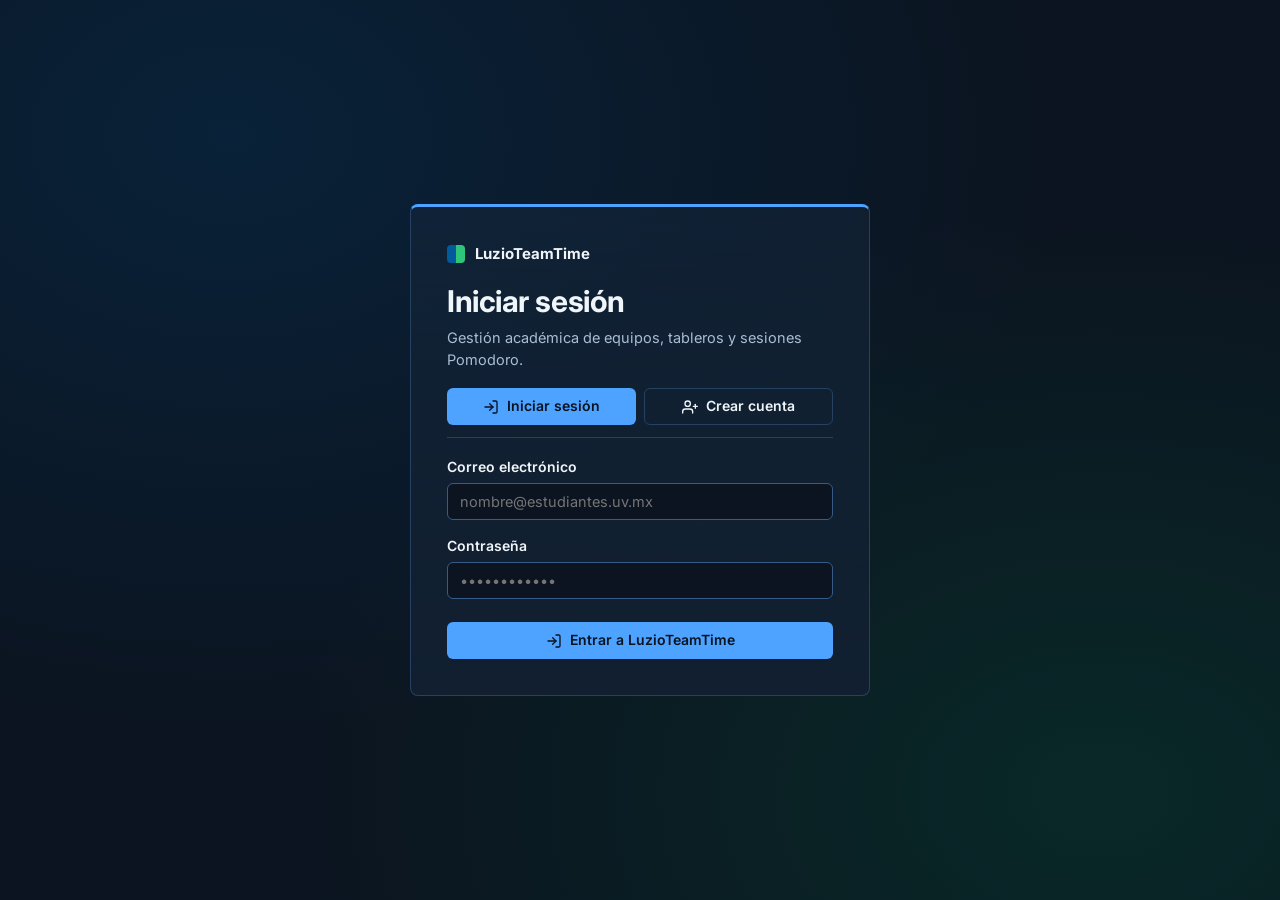
<file: frontend/index.html>
<!DOCTYPE html>
<html lang="es-MX">
<head>
  <meta charset="UTF-8" />
  <meta name="viewport" content="width=device-width, initial-scale=1.0" />
  <title>Iniciar sesión — LuzioTeamTime</title>
  <link rel="stylesheet" href="css/estilos.css" />
</head>
<body data-pagina="login">
  <div class="auth-wrapper">
    <main class="card auth-card">
      <header class="auth-heading">
        <div class="auth-brand">
          <span class="brand-uv-mark" aria-hidden="true">
            <span></span>
            <span></span>
          </span>
          <span>LuzioTeamTime</span>
        </div>
        <h1 class="page-title">Iniciar sesión</h1>
        <p class="page-subtitle">Gestión académica de equipos, tableros y sesiones Pomodoro.</p>
      </header>

      <nav class="auth-tabs" aria-label="Modo de acceso">
        <a href="index.html" class="btn btn-primary" aria-current="page">
          <svg class="icon-svg" viewBox="0 0 24 24" aria-hidden="true">
            <path d="M15 3h4a2 2 0 0 1 2 2v14a2 2 0 0 1-2 2h-4" />
            <polyline points="10 17 15 12 10 7" />
            <line x1="15" y1="12" x2="3" y2="12" />
          </svg>
          <span>Iniciar sesión</span>
        </a>
        <a href="registro.html" class="btn btn-ghost">
          <svg class="icon-svg" viewBox="0 0 24 24" aria-hidden="true">
            <path d="M16 21v-2a4 4 0 0 0-4-4H5a4 4 0 0 0-4 4v2" />
            <circle cx="8.5" cy="7" r="4" />
            <line x1="20" y1="8" x2="20" y2="14" />
            <line x1="23" y1="11" x2="17" y2="11" />
          </svg>
          <span>Crear cuenta</span>
        </a>
      </nav>

      <div id="mensaje" class="banner banner-info" role="status" aria-live="polite"></div>

      <form id="formulario-acceso" method="post">
        <div class="form-group">
          <label class="form-label" for="correo">Correo electrónico</label>
          <input id="correo" name="correo" class="form-control" type="email" autocomplete="email" required placeholder="nombre@estudiantes.uv.mx" />
        </div>

        <div class="form-group">
          <label class="form-label" for="contrasena">Contraseña</label>
          <input id="contrasena" name="password" class="form-control" type="password" autocomplete="current-password" required placeholder="••••••••••••" />
        </div>

        <button type="submit" class="btn btn-primary btn-block" style="margin-top: 8px;">
          <svg class="icon-svg" viewBox="0 0 24 24" aria-hidden="true">
            <path d="M15 3h4a2 2 0 0 1 2 2v14a2 2 0 0 1-2 2h-4" />
            <polyline points="10 17 15 12 10 7" />
            <line x1="15" y1="12" x2="3" y2="12" />
          </svg>
          <span>Entrar a LuzioTeamTime</span>
        </button>
      </form>
    </main>
  </div>

  <script src="js/api.js"></script>
  <script src="js/acceso.js"></script>
</body>
</html>
</file>
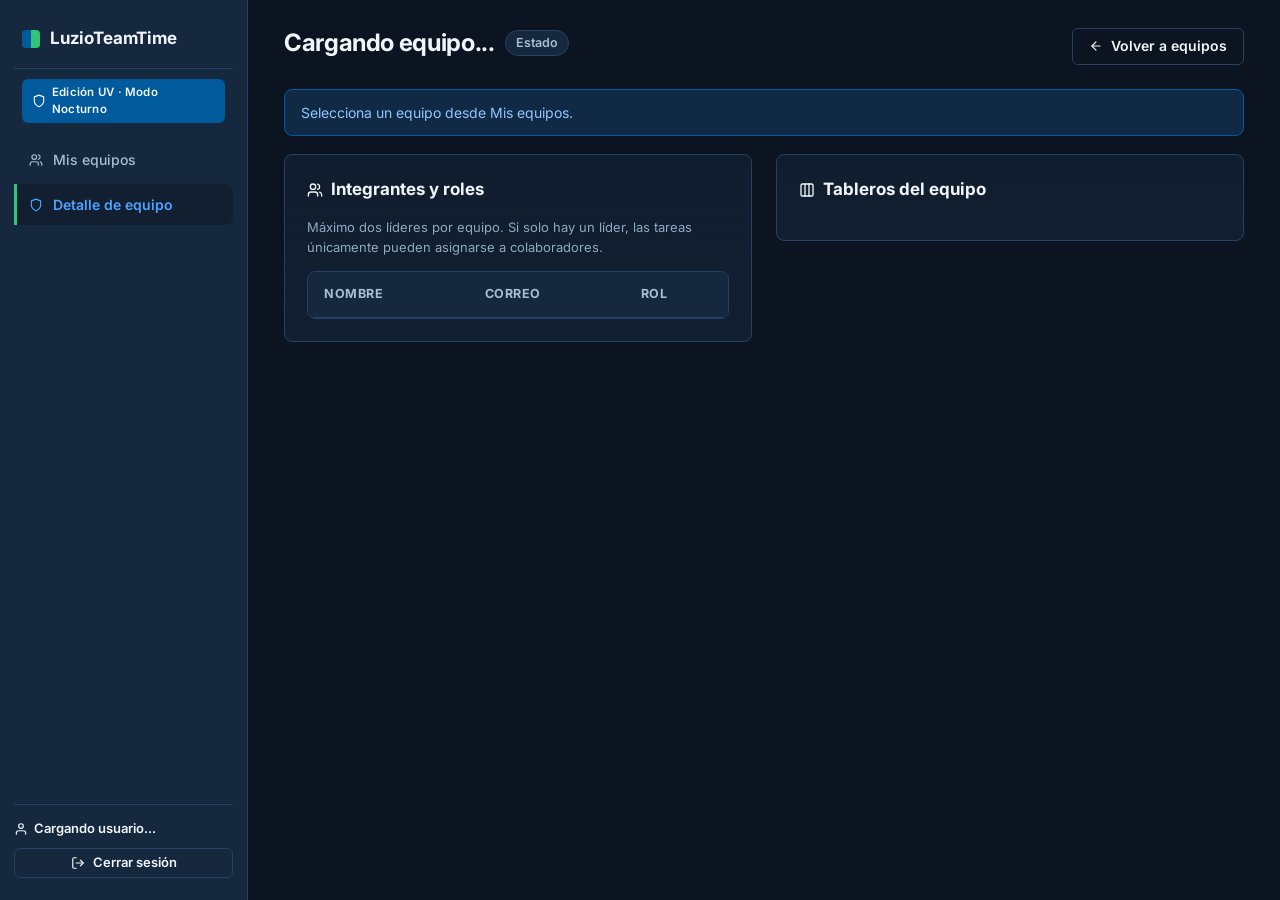
<file: frontend/equipo.html>
<!DOCTYPE html>
<html lang="es-MX">
<head>
  <meta charset="UTF-8" />
  <meta name="viewport" content="width=device-width, initial-scale=1.0" />
  <title>Detalle de equipo — LuzioTeamTime</title>
  <link rel="stylesheet" href="css/estilos.css" />
</head>
<body>
  <div class="app-shell">
    <!-- Barra lateral compacta UV Nocturno -->
    <aside class="sidebar" aria-label="Navegación principal">
      <div>
        <a href="equipos.html" class="brand-header">
          <span class="brand-uv-mark" aria-hidden="true">
            <span></span>
            <span></span>
          </span>
          <span>LuzioTeamTime</span>
        </a>
        <div class="brand-subtag">
          <svg class="icon-svg icon-svg-sm" viewBox="0 0 24 24" aria-hidden="true">
            <path d="M12 22s8-4 8-10V5l-8-3-8 3v7c0 6 8 10 8 10z" />
          </svg>
          <span>Edición UV · Modo Nocturno</span>
        </div>

        <nav aria-label="Secciones de la aplicación">
          <ul class="nav-list">
            <li>
              <a href="equipos.html" class="nav-link">
                <svg class="icon-svg icon-svg-sm" viewBox="0 0 24 24" aria-hidden="true">
                  <path d="M16 21v-2a4 4 0 0 0-4-4H6a4 4 0 0 0-4 4v2" />
                  <circle cx="9" cy="7" r="4" />
                  <path d="M22 21v-2a4 4 0 0 0-3-3.87" />
                  <path d="M16 3.13a4 4 0 0 1 0 7.75" />
                </svg>
                <span>Mis equipos</span>
              </a>
            </li>
            <li>
              <a href="#" class="nav-link is-active" aria-current="page">
                <svg class="icon-svg icon-svg-sm" viewBox="0 0 24 24" aria-hidden="true">
                  <path d="M12 22s8-4 8-10V5l-8-3-8 3v7c0 6 8 10 8 10z" />
                </svg>
                <span>Detalle de equipo</span>
              </a>
            </li>
          </ul>
        </nav>
      </div>

      <div class="sidebar-footer">
        <div class="sidebar-user-name">
          <svg class="icon-svg icon-svg-sm" viewBox="0 0 24 24" aria-hidden="true">
            <path d="M20 21v-2a4 4 0 0 0-4-4H8a4 4 0 0 0-4 4v2" />
            <circle cx="12" cy="7" r="4" />
          </svg>
          <span id="usuario-actual">Cargando usuario...</span>
        </div>
        <div class="sidebar-user-meta"></div>
        <button id="cerrar-sesion" type="button" class="btn btn-ghost btn-sm btn-block">
          <svg class="icon-svg icon-svg-sm" viewBox="0 0 24 24" aria-hidden="true">
            <path d="M9 21H5a2 2 0 0 1-2-2V5a2 2 0 0 1 2-2h4" />
            <polyline points="16 17 21 12 16 7" />
            <line x1="21" y1="12" x2="9" y2="12" />
          </svg>
          <span>Cerrar sesión</span>
        </button>
      </div>
    </aside>

    <!-- Área principal -->
    <main class="main-area">
      <header class="page-header">
        <div>
          <div style="display: flex; align-items: center; gap: 10px; flex-wrap: wrap;">
            <h1 id="nombre-equipo" class="page-title">Cargando equipo...</h1>
            <span id="estado-equipo" class="badge badge-todo">Estado</span>
          </div>
          <p id="descripcion-equipo" class="page-subtitle"></p>
        </div>

        <div class="header-actions">
          <a href="equipos.html" class="btn btn-ghost">
            <svg class="icon-svg icon-svg-sm" viewBox="0 0 24 24" aria-hidden="true">
              <line x1="19" y1="12" x2="5" y2="12" />
              <polyline points="12 19 5 12 12 5" />
            </svg>
            <span>Volver a equipos</span>
          </a>
          <a id="reporte-cumplimiento" hidden class="btn btn-secondary">
            <svg class="icon-svg icon-svg-sm" viewBox="0 0 24 24" aria-hidden="true">
              <line x1="18" y1="20" x2="18" y2="10" />
              <line x1="12" y1="20" x2="12" y2="4" />
              <line x1="6" y1="20" x2="6" y2="14" />
            </svg>
            <span>Ver reporte de cumplimiento</span>
          </a>
        </div>
      </header>

      <div id="mensaje" class="banner banner-info" role="status" aria-live="polite"></div>

      <div class="two-col-grid">
        <!-- Integrantes del equipo -->
        <section id="seccion-miembros" class="card" aria-labelledby="titulo-miembros">
          <div class="card-header">
            <h2 id="titulo-miembros" class="card-title">
              <svg class="icon-svg" viewBox="0 0 24 24" aria-hidden="true">
                <path d="M16 21v-2a4 4 0 0 0-4-4H6a4 4 0 0 0-4 4v2" />
                <circle cx="9" cy="7" r="4" />
                <path d="M22 21v-2a4 4 0 0 0-3-3.87" />
                <path d="M16 3.13a4 4 0 0 1 0 7.75" />
              </svg>
              <span id="titulo-integrantes">Integrantes y roles</span>
            </h2>
          </div>

          <p class="field-hint" style="margin-top: 0; margin-bottom: 14px;">
            Máximo dos líderes por equipo. Si solo hay un líder, las tareas únicamente pueden asignarse a colaboradores.
          </p>

          <form id="formulario-integrante" method="post" hidden style="margin-bottom: 18px;">
            <div class="form-group" style="margin-bottom: 10px;">
              <label class="form-label" for="correo-miembro">Agregar integrante por correo</label>
              <div style="display: flex; gap: 8px; flex-wrap: wrap;">
                <input id="correo-miembro" name="correo" class="form-control" type="email" required placeholder="integrante@estudiantes.uv.mx" style="flex: 1; min-width: 210px;" />
                <select name="rol" class="form-control" aria-label="Rol del integrante" style="width: auto;">
                  <option value="COLABORADOR">Colaborador</option>
                  <option value="LIDER">Líder</option>
                </select>
                <button type="submit" class="btn btn-primary">
                  <svg class="icon-svg icon-svg-sm" viewBox="0 0 24 24" aria-hidden="true">
                    <path d="M16 21v-2a4 4 0 0 0-4-4H5a4 4 0 0 0-4 4v2" />
                    <circle cx="8.5" cy="7" r="4" />
                    <line x1="20" y1="8" x2="20" y2="14" />
                    <line x1="23" y1="11" x2="17" y2="11" />
                  </svg>
                  <span>Agregar</span>
                </button>
              </div>
            </div>
          </form>

          <div class="table-wrap" tabindex="0" role="region" aria-label="Integrantes">
            <table class="data-table">
              <thead><tr><th scope="col">Nombre</th><th scope="col">Correo</th><th scope="col">Rol</th><th id="columna-acciones-integrantes" scope="col" hidden>Acciones</th></tr></thead>
              <tbody id="integrantes"></tbody>
            </table>
          </div>
        </section>

        <!-- Tableros y administración del equipo -->
        <div style="display: flex; flex-direction: column; gap: 20px;">
          <section id="seccion-tableros" class="card" aria-labelledby="titulo-tableros">
            <div class="card-header">
              <h2 id="titulo-tableros" class="card-title">
                <svg class="icon-svg" viewBox="0 0 24 24" aria-hidden="true">
                  <rect x="3" y="3" width="18" height="18" rx="2" />
                  <path d="M9 3v18" />
                  <path d="M15 3v18" />
                </svg>
                <span>Tableros del equipo</span>
              </h2>
            </div>

            <form id="formulario-tablero" method="post" hidden style="margin-bottom: 18px;">
              <div class="form-group" style="margin-bottom: 10px;">
                <label class="form-label" for="nombre-tablero">Nuevo tablero</label>
                <div style="display: flex; gap: 8px; flex-wrap: wrap;">
                  <input id="nombre-tablero" name="nombre" class="form-control" type="text" required placeholder="Ej. Entrega 4" style="flex: 1; min-width: 210px;" />
                  <button type="submit" class="btn btn-primary">
                    <svg class="icon-svg icon-svg-sm" viewBox="0 0 24 24" aria-hidden="true">
                      <line x1="12" y1="5" x2="12" y2="19" />
                      <line x1="5" y1="12" x2="19" y2="12" />
                    </svg>
                    <span>Crear tablero</span>
                  </button>
                </div>
              </div>
            </form>

            <ul id="tableros"></ul>
          </section>

          <section id="seccion-archivar" hidden class="card" aria-labelledby="titulo-archivar">
            <div class="card-header">
              <h2 id="titulo-archivar" class="card-title">
                <svg class="icon-svg" viewBox="0 0 24 24" aria-hidden="true">
                  <polyline points="21 8 21 21 3 21 3 8" />
                  <rect x="1" y="3" width="22" height="5" />
                  <line x1="10" y1="12" x2="14" y2="12" />
                </svg>
                <span>Archivar equipo</span>
              </h2>
            </div>
            <p class="field-hint" style="margin-top: 0; margin-bottom: 14px;">
              Al archivar el equipo pasará a modo de solo lectura. Sus tableros y reportes seguirán disponibles para consulta.
            </p>
            <button hidden id="archivar-equipo" type="button" class="btn btn-danger">
              <svg class="icon-svg icon-svg-sm" viewBox="0 0 24 24" aria-hidden="true">
                <polyline points="21 8 21 21 3 21 3 8" />
                <rect x="1" y="3" width="22" height="5" />
                <line x1="10" y1="12" x2="14" y2="12" />
              </svg>
              <span>Archivar equipo</span>
            </button>
          </section>
        </div>
      </div>
    </main>
  </div>

  <script src="js/api.js"></script>
  <script src="js/equipo.js"></script>
</body>
</html>
</file>
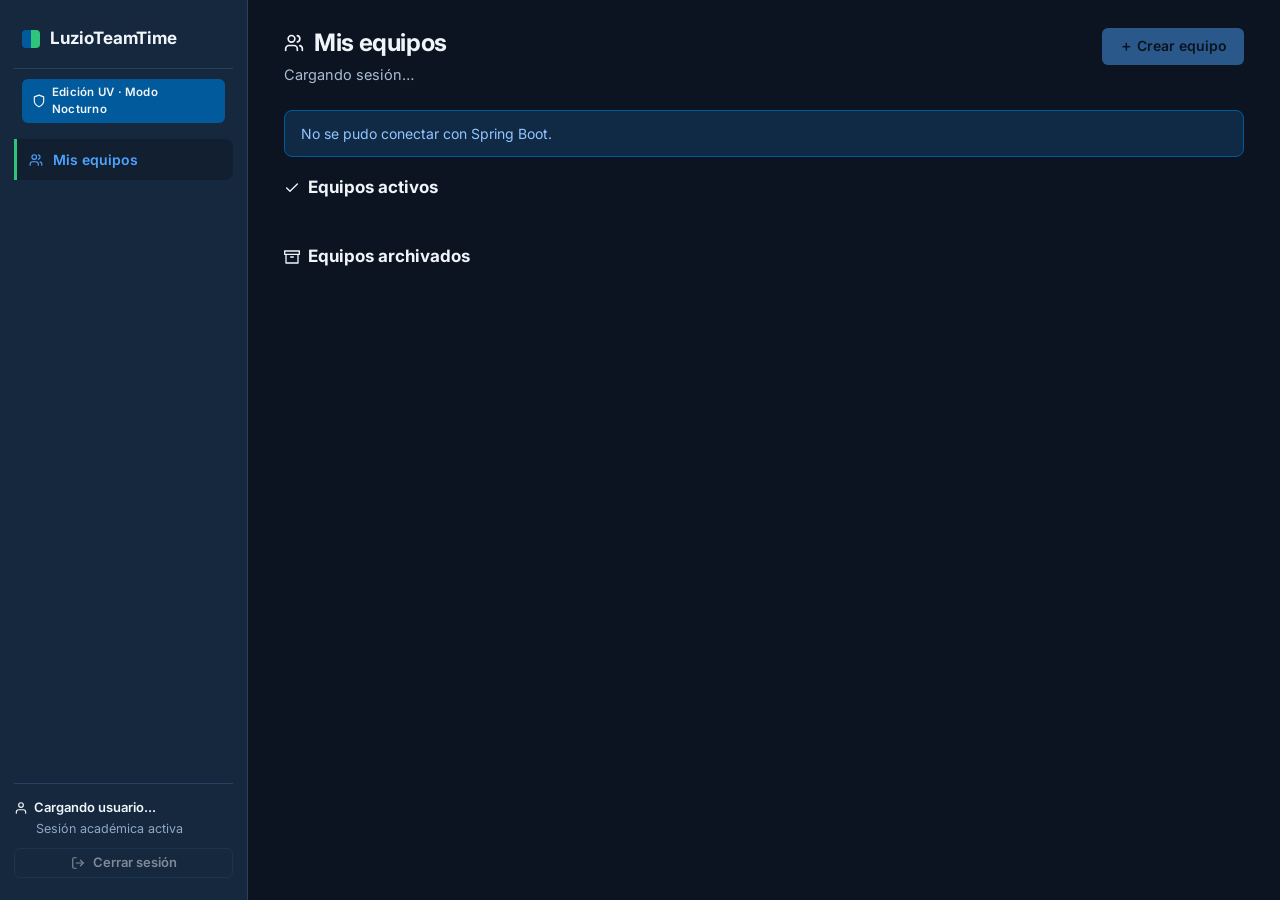
<file: frontend/equipos.html>
<!DOCTYPE html>
<html lang="es-MX">
<head>
  <meta charset="UTF-8" />
  <meta name="viewport" content="width=device-width, initial-scale=1.0" />
  <title>Mis equipos — LuzioTeamTime</title>
  <link rel="stylesheet" href="css/estilos.css" />
</head>
<body>
  <div class="app-shell">
    <!-- Barra lateral compacta UV Nocturno -->
    <aside class="sidebar" aria-label="Navegación principal">
      <div>
        <a href="equipos.html" class="brand-header">
          <span class="brand-uv-mark" aria-hidden="true">
            <span></span>
            <span></span>
          </span>
          <span>LuzioTeamTime</span>
        </a>
        <div class="brand-subtag">
          <svg class="icon-svg icon-svg-sm" viewBox="0 0 24 24" aria-hidden="true">
            <path d="M12 22s8-4 8-10V5l-8-3-8 3v7c0 6 8 10 8 10z" />
          </svg>
          <span>Edición UV · Modo Nocturno</span>
        </div>

        <nav aria-label="Secciones de la aplicación">
          <ul class="nav-list">
            <li>
              <a href="equipos.html" class="nav-link is-active" aria-current="page">
                <svg class="icon-svg icon-svg-sm" viewBox="0 0 24 24" aria-hidden="true">
                  <path d="M16 21v-2a4 4 0 0 0-4-4H6a4 4 0 0 0-4 4v2" />
                  <circle cx="9" cy="7" r="4" />
                  <path d="M22 21v-2a4 4 0 0 0-3-3.87" />
                  <path d="M16 3.13a4 4 0 0 1 0 7.75" />
                </svg>
                <span>Mis equipos</span>
              </a>
            </li>
          </ul>
        </nav>
      </div>

      <div class="sidebar-footer">
        <div class="sidebar-user-name">
          <svg class="icon-svg icon-svg-sm" viewBox="0 0 24 24" aria-hidden="true">
            <path d="M20 21v-2a4 4 0 0 0-4-4H8a4 4 0 0 0-4 4v2" />
            <circle cx="12" cy="7" r="4" />
          </svg>
          <span id="usuario-actual">Cargando usuario...</span>
        </div>
        <div class="sidebar-user-meta">Sesión académica activa</div>
        <button id="cerrar-sesion" type="button" disabled class="btn btn-ghost btn-sm btn-block">
          <svg class="icon-svg icon-svg-sm" viewBox="0 0 24 24" aria-hidden="true">
            <path d="M9 21H5a2 2 0 0 1-2-2V5a2 2 0 0 1 2-2h4" />
            <polyline points="16 17 21 12 16 7" />
            <line x1="21" y1="12" x2="9" y2="12" />
          </svg>
          <span>Cerrar sesión</span>
        </button>
      </div>
    </aside>

    <!-- Área principal -->
    <main class="main-area">
      <header class="page-header">
        <div>
          <h1 class="page-title">
            <svg class="icon-svg icon-svg-lg" viewBox="0 0 24 24" aria-hidden="true">
              <path d="M16 21v-2a4 4 0 0 0-4-4H6a4 4 0 0 0-4 4v2" />
              <circle cx="9" cy="7" r="4" />
              <path d="M22 21v-2a4 4 0 0 0-3-3.87" />
              <path d="M16 3.13a4 4 0 0 1 0 7.75" />
            </svg>
            <span>Mis equipos</span>
          </h1>
          <p id="sesion-equipo" class="page-subtitle">Cargando sesión…</p>
        </div>
        <button id="mostrar-creacion" type="button" class="btn btn-primary" aria-expanded="false" aria-controls="crear-equipo" disabled>＋ Crear equipo</button>
      </header>

      <div id="mensaje" class="banner banner-info" role="status" aria-live="polite"></div>

      <!-- Formulario de creación de equipo -->
      <section id="crear-equipo" hidden class="card" aria-labelledby="titulo-crear-equipo" style="margin-bottom: 26px;">
        <div class="card-header">
          <h2 id="titulo-crear-equipo" class="card-title">
            <svg class="icon-svg" viewBox="0 0 24 24" aria-hidden="true">
              <line x1="12" y1="5" x2="12" y2="19" />
              <line x1="5" y1="12" x2="19" y2="12" />
            </svg>
            <span>Crear nuevo equipo</span>
          </h2>
        </div>

        <form id="formulario-equipo" method="post">
          <div class="two-col-grid" style="gap: 16px;">
            <div class="form-group" style="margin-bottom: 0;">
              <label class="form-label" for="nombre">Nombre del equipo</label>
              <input id="nombre" name="nombre" class="form-control" type="text" required placeholder="Ej. Proyecto LISTI" />
            </div>

            <div class="form-group" style="margin-bottom: 0;">
              <label class="form-label" for="descripcion">Descripción (opcional)</label>
              <input id="descripcion" name="descripcion" class="form-control" type="text" placeholder="Objetivo o experiencia educativa del equipo" />
            </div>
          </div>

          <div style="margin-top: 16px; display: flex; justify-content: flex-end;">
            <button type="submit" disabled class="btn btn-primary">
              <svg class="icon-svg" viewBox="0 0 24 24" aria-hidden="true">
                <line x1="12" y1="5" x2="12" y2="19" />
                <line x1="5" y1="12" x2="19" y2="12" />
              </svg>
              <span>Crear equipo</span>
            </button>
          </div>
        </form>
      </section>

      <!-- Listado de equipos activos -->
      <section aria-labelledby="titulo-equipos-activos" style="margin-bottom: 28px;">
        <div class="card-header">
          <h2 id="titulo-equipos-activos" class="card-title">
            <svg class="icon-svg" viewBox="0 0 24 24" aria-hidden="true">
              <polyline points="20 6 9 17 4 12" />
            </svg>
            <span>Equipos activos</span>
          </h2>
        </div>
        <div id="equipos-activos" class="teams-grid"></div>
      </section>

      <!-- Listado de equipos archivados -->
      <section aria-labelledby="titulo-equipos-archivados">
        <div class="card-header">
          <h2 id="titulo-equipos-archivados" class="card-title">
            <svg class="icon-svg" viewBox="0 0 24 24" aria-hidden="true">
              <polyline points="21 8 21 21 3 21 3 8" />
              <rect x="1" y="3" width="22" height="5" />
              <line x1="10" y1="12" x2="14" y2="12" />
            </svg>
            <span>Equipos archivados</span>
          </h2>
        </div>
        <div id="equipos-archivados" class="teams-grid"></div>
      </section>
    </main>
  </div>

  <script src="js/api.js"></script>
  <script src="js/equipos.js"></script>
</body>
</html>
</file>
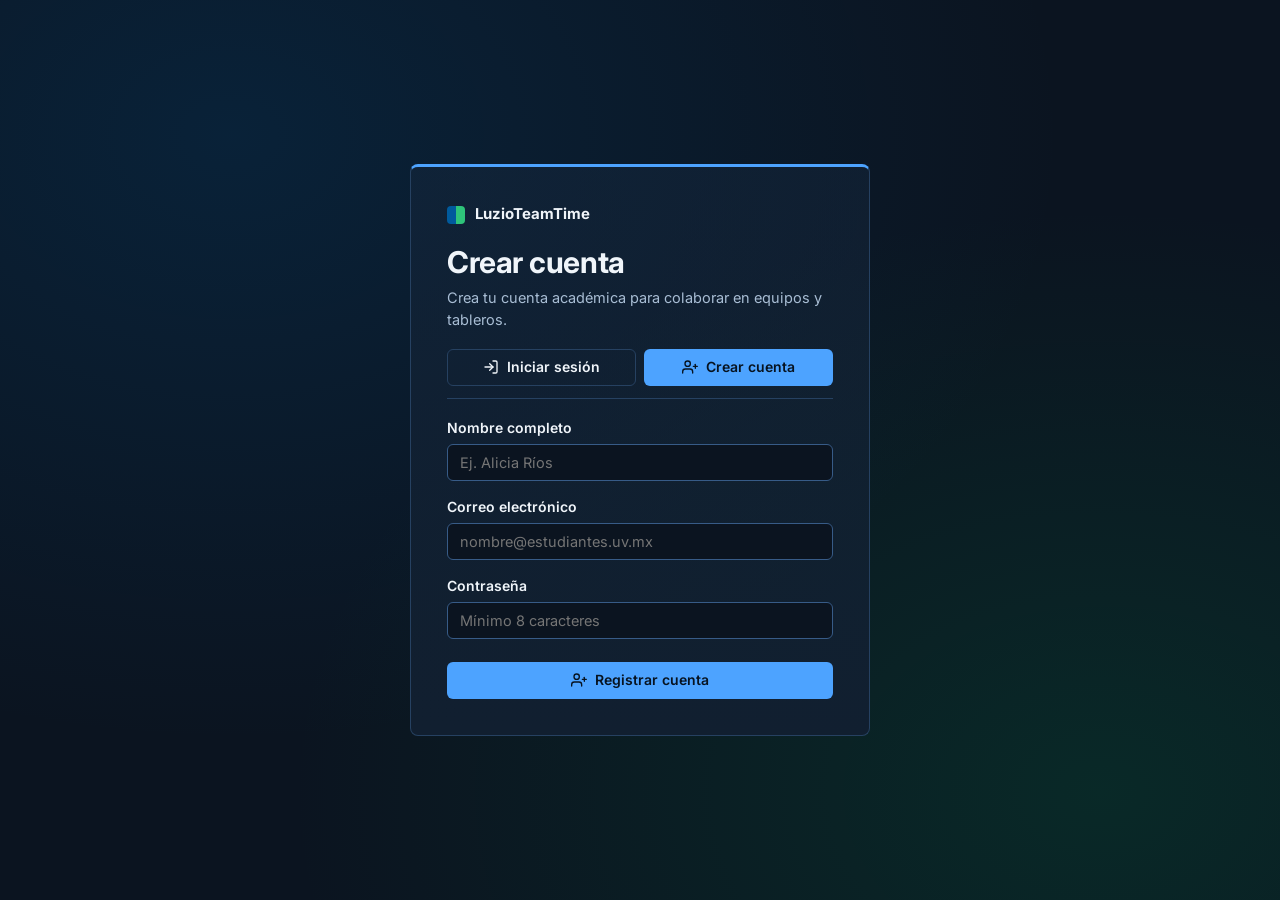
<file: frontend/registro.html>
<!DOCTYPE html>
<html lang="es-MX">
<head>
  <meta charset="UTF-8" />
  <meta name="viewport" content="width=device-width, initial-scale=1.0" />
  <title>Crear cuenta — LuzioTeamTime</title>
  <link rel="stylesheet" href="css/estilos.css" />
</head>
<body data-pagina="registro">
  <div class="auth-wrapper">
    <main class="card auth-card">
      <header class="auth-heading">
        <div class="auth-brand">
          <span class="brand-uv-mark" aria-hidden="true">
            <span></span>
            <span></span>
          </span>
          <span>LuzioTeamTime</span>
        </div>
        <h1 class="page-title">Crear cuenta</h1>
        <p class="page-subtitle">Crea tu cuenta académica para colaborar en equipos y tableros.</p>
      </header>

      <nav class="auth-tabs" aria-label="Modo de acceso">
        <a href="index.html" class="btn btn-ghost">
          <svg class="icon-svg" viewBox="0 0 24 24" aria-hidden="true">
            <path d="M15 3h4a2 2 0 0 1 2 2v14a2 2 0 0 1-2 2h-4" />
            <polyline points="10 17 15 12 10 7" />
            <line x1="15" y1="12" x2="3" y2="12" />
          </svg>
          <span>Iniciar sesión</span>
        </a>
        <a href="registro.html" class="btn btn-primary" aria-current="page">
          <svg class="icon-svg" viewBox="0 0 24 24" aria-hidden="true">
            <path d="M16 21v-2a4 4 0 0 0-4-4H5a4 4 0 0 0-4 4v2" />
            <circle cx="8.5" cy="7" r="4" />
            <line x1="20" y1="8" x2="20" y2="14" />
            <line x1="23" y1="11" x2="17" y2="11" />
          </svg>
          <span>Crear cuenta</span>
        </a>
      </nav>

      <div id="mensaje" class="banner banner-info" role="status" aria-live="polite"></div>

      <form id="formulario-acceso" method="post">
        <div class="form-group">
          <label class="form-label" for="nombre">Nombre completo</label>
          <input id="nombre" name="nombre" class="form-control" type="text" autocomplete="name" required placeholder="Ej. Alicia Ríos" />
        </div>

        <div class="form-group">
          <label class="form-label" for="correo">Correo electrónico</label>
          <input id="correo" name="correo" class="form-control" type="email" autocomplete="email" required placeholder="nombre@estudiantes.uv.mx" />
        </div>

        <div class="form-group">
          <label class="form-label" for="contrasena">Contraseña</label>
          <input id="contrasena" name="password" class="form-control" type="password" autocomplete="new-password" required placeholder="Mínimo 8 caracteres" />
        </div>

        <button type="submit" class="btn btn-primary btn-block" style="margin-top: 8px;">
          <svg class="icon-svg" viewBox="0 0 24 24" aria-hidden="true">
            <path d="M16 21v-2a4 4 0 0 0-4-4H5a4 4 0 0 0-4 4v2" />
            <circle cx="8.5" cy="7" r="4" />
            <line x1="20" y1="8" x2="20" y2="14" />
            <line x1="23" y1="11" x2="17" y2="11" />
          </svg>
          <span>Registrar cuenta</span>
        </button>
      </form>
    </main>
  </div>

  <script src="js/api.js"></script>
  <script src="js/acceso.js"></script>
</body>
</html>
</file>
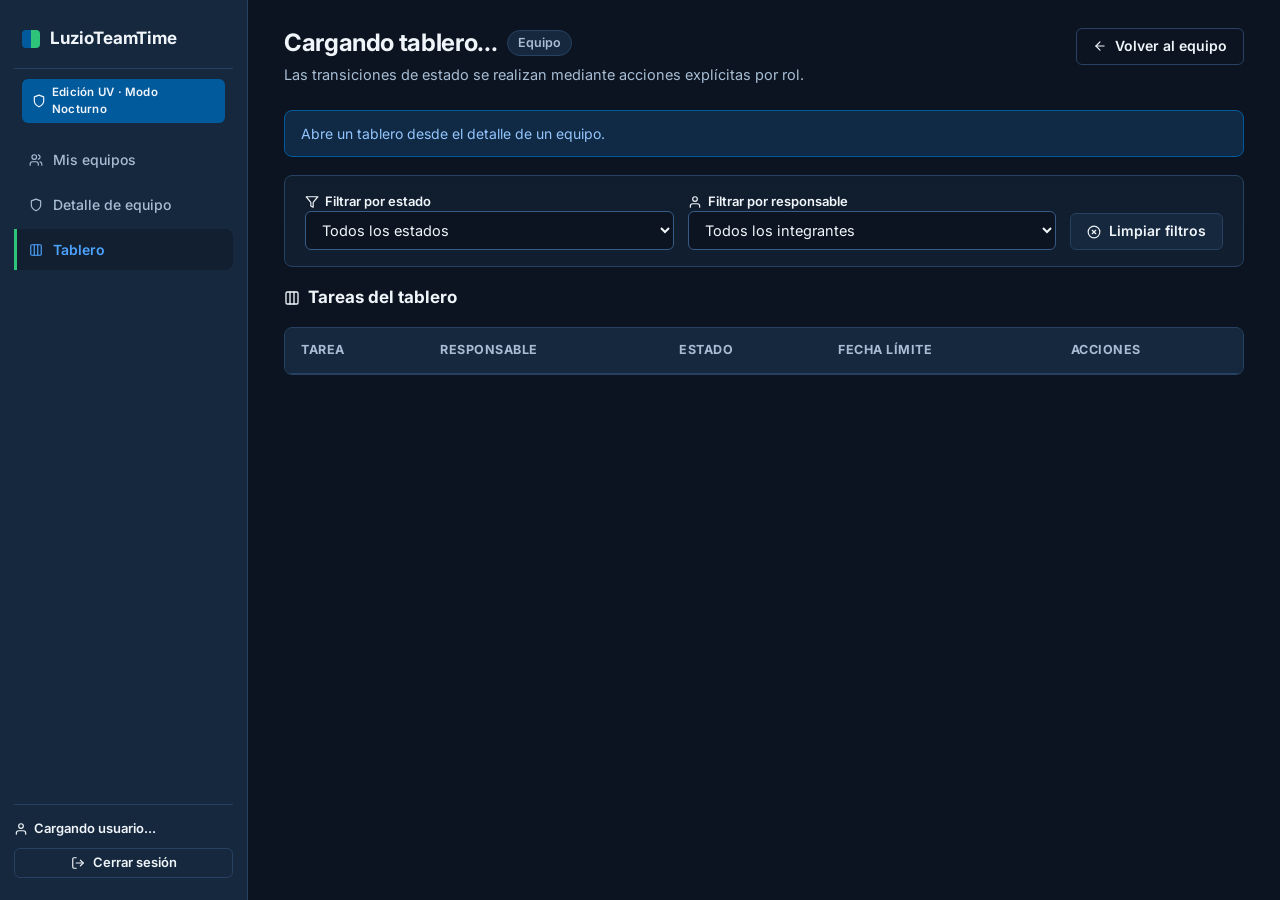
<file: frontend/tablero.html>
<!DOCTYPE html>
<html lang="es-MX">
<head>
  <meta charset="UTF-8" />
  <meta name="viewport" content="width=device-width, initial-scale=1.0" />
  <title>Tablero — LuzioTeamTime</title>
  <link rel="stylesheet" href="css/estilos.css" />
</head>
<body>
  <div class="app-shell">
    <!-- Barra lateral compacta UV Nocturno -->
    <aside class="sidebar" aria-label="Navegación principal">
      <div>
        <a href="equipos.html" class="brand-header">
          <span class="brand-uv-mark" aria-hidden="true">
            <span></span>
            <span></span>
          </span>
          <span>LuzioTeamTime</span>
        </a>
        <div class="brand-subtag">
          <svg class="icon-svg icon-svg-sm" viewBox="0 0 24 24" aria-hidden="true">
            <path d="M12 22s8-4 8-10V5l-8-3-8 3v7c0 6 8 10 8 10z" />
          </svg>
          <span>Edición UV · Modo Nocturno</span>
        </div>

        <nav aria-label="Secciones de la aplicación">
          <ul class="nav-list">
            <li>
              <a href="equipos.html" class="nav-link">
                <svg class="icon-svg icon-svg-sm" viewBox="0 0 24 24" aria-hidden="true">
                  <path d="M16 21v-2a4 4 0 0 0-4-4H6a4 4 0 0 0-4 4v2" />
                  <circle cx="9" cy="7" r="4" />
                  <path d="M22 21v-2a4 4 0 0 0-3-3.87" />
                  <path d="M16 3.13a4 4 0 0 1 0 7.75" />
                </svg>
                <span>Mis equipos</span>
              </a>
            </li>
            <li>
              <a id="enlace-equipo" href="equipos.html" class="nav-link">
                <svg class="icon-svg icon-svg-sm" viewBox="0 0 24 24" aria-hidden="true">
                  <path d="M12 22s8-4 8-10V5l-8-3-8 3v7c0 6 8 10 8 10z" />
                </svg>
                <span>Detalle de equipo</span>
              </a>
            </li>
            <li>
              <a id="nav-tablero" href="#" class="nav-link is-active" aria-current="page">
                <svg class="icon-svg icon-svg-sm" viewBox="0 0 24 24" aria-hidden="true">
                  <rect x="3" y="3" width="18" height="18" rx="2" />
                  <path d="M9 3v18" />
                  <path d="M15 3v18" />
                </svg>
                <span>Tablero</span>
              </a>
            </li>
            <li id="nav-detalle" hidden><span class="nav-link is-active" aria-current="page">Detalle y Pomodoro</span></li>
            <li><a id="nav-reporte" class="nav-link" hidden>Reporte de cumplimiento</a></li>
          </ul>
        </nav>
      </div>

      <div class="sidebar-footer">
        <div class="sidebar-user-name">
          <svg class="icon-svg icon-svg-sm" viewBox="0 0 24 24" aria-hidden="true">
            <path d="M20 21v-2a4 4 0 0 0-4-4H8a4 4 0 0 0-4 4v2" />
            <circle cx="12" cy="7" r="4" />
          </svg>
          <span id="usuario-actual">Cargando usuario...</span>
        </div>
        <div class="sidebar-user-meta"></div>
        <button id="cerrar-sesion" type="button" class="btn btn-ghost btn-sm btn-block">
          <svg class="icon-svg icon-svg-sm" viewBox="0 0 24 24" aria-hidden="true">
            <path d="M9 21H5a2 2 0 0 1-2-2V5a2 2 0 0 1 2-2h4" />
            <polyline points="16 17 21 12 16 7" />
            <line x1="21" y1="12" x2="9" y2="12" />
          </svg>
          <span>Cerrar sesión</span>
        </button>
      </div>
    </aside>

    <!-- Área principal -->
    <main class="main-area">
      <header id="cabecera-tablero" class="page-header">
        <div>
          <div style="display: flex; align-items: center; gap: 10px; flex-wrap: wrap;">
            <h1 id="nombre-tablero" class="page-title">Cargando tablero...</h1>
            <span id="contexto-equipo" class="badge badge-todo">Equipo</span>
          </div>
          <p class="page-subtitle">Las transiciones de estado se realizan mediante acciones explícitas por rol.</p>
        </div>

        <div class="header-actions">
          <button id="mostrar-nueva-tarea" type="button" class="btn btn-primary" aria-expanded="false" aria-controls="seccion-crear-tarea" hidden>Nueva tarea</button>
          <a id="reporte-tablero" class="btn btn-secondary" hidden>Reporte de cumplimiento</a>
          <a id="volver-equipo" href="equipos.html" class="btn btn-ghost">
            <svg class="icon-svg icon-svg-sm" viewBox="0 0 24 24" aria-hidden="true">
              <line x1="19" y1="12" x2="5" y2="12" />
              <polyline points="12 19 5 12 12 5" />
            </svg>
            <span>Volver al equipo</span>
          </a>
        </div>
      </header>

      <div id="mensaje" class="banner banner-info" role="status" aria-live="polite"></div>

      <!-- Formulario de nueva tarea (visible para líder en equipo activo) -->
      <section id="seccion-crear-tarea" hidden class="card" aria-labelledby="titulo-nueva-tarea" style="margin-bottom: 22px;">
        <div class="card-header">
          <h2 id="titulo-nueva-tarea" class="card-title">
            <svg class="icon-svg" viewBox="0 0 24 24" aria-hidden="true">
              <line x1="12" y1="5" x2="12" y2="19" />
              <line x1="5" y1="12" x2="19" y2="12" />
            </svg>
            <span>Nueva tarea</span>
          </h2>
        </div>

        <form id="formulario-tarea" method="post">
          <div class="two-col-grid" style="gap: 16px;">
            <div class="form-group" style="margin-bottom: 0;">
              <label class="form-label" for="titulo">Título de la tarea</label>
              <input id="titulo" name="titulo" class="form-control" type="text" required placeholder="Ej. Validar registro de sesiones" />
            </div>

            <div class="form-group" style="margin-bottom: 0;">
              <label class="form-label" for="responsable">Responsable</label>
              <select id="responsable" name="idResponsable" class="form-control" required></select>
            </div>
          </div>

          <div class="two-col-grid" style="gap: 16px; margin-top: 14px;">
            <div class="form-group" style="margin-bottom: 0;">
              <label class="form-label" for="descripcion">Descripción</label>
              <textarea id="descripcion" name="descripcion" required class="form-control" rows="2" placeholder="Detalles y criterios de aceptación..."></textarea>
            </div>

            <div class="form-group" style="margin-bottom: 0;">
              <label class="form-label" for="fecha-limite">Fecha límite</label>
              <input id="fecha-limite" name="fechaLimite" class="form-control" type="date" required />
            </div>
          </div>

          <p id="sin-responsables" class="field-hint" hidden>Agrega integrantes elegibles para asignar tareas.</p>

          <div style="margin-top: 16px; display: flex; justify-content: flex-end;">
            <button type="submit" class="btn btn-primary">
              <svg class="icon-svg" viewBox="0 0 24 24" aria-hidden="true">
                <line x1="12" y1="5" x2="12" y2="19" />
                <line x1="5" y1="12" x2="19" y2="12" />
              </svg>
              <span>Crear tarea</span>
            </button>
          </div>
        </form>
      </section>

      <!-- Barra de filtros del tablero -->
      <section id="filtros-tareas" class="card" aria-label="Filtros de tareas" style="margin-bottom: 18px; padding: 16px 20px;">
        <div class="filters-bar">
          <div class="filter-field">
            <label class="form-label" for="filtro-estado" style="display: flex; align-items: center; gap: 6px; font-size: 13px;">
              <svg class="icon-svg icon-svg-sm" viewBox="0 0 24 24" aria-hidden="true">
                <polygon points="22 3 2 3 10 12.46 10 19 14 21 14 12.46 22 3" />
              </svg>
              <span>Filtrar por estado</span>
            </label>
            <select id="filtro-estado" class="form-control">
              <option value="">Todos los estados</option>
              <option value="POR_HACER">Por hacer</option>
              <option value="EN_PROGRESO">En progreso</option>
              <option value="EN_REVISION">En revisión</option>
              <option value="HECHA">Hecha</option>
            </select>
          </div>

          <div class="filter-field">
            <label class="form-label" for="filtro-responsable" style="display: flex; align-items: center; gap: 6px; font-size: 13px;">
              <svg class="icon-svg icon-svg-sm" viewBox="0 0 24 24" aria-hidden="true">
                <path d="M20 21v-2a4 4 0 0 0-4-4H8a4 4 0 0 0-4 4v2" />
                <circle cx="12" cy="7" r="4" />
              </svg>
              <span>Filtrar por responsable</span>
            </label>
            <select id="filtro-responsable" class="form-control">
              <option value="">Todos los integrantes</option>
            </select>
          </div>

          <div>
            <button id="limpiar-filtros" type="button" class="btn btn-secondary">
              <svg class="icon-svg icon-svg-sm" viewBox="0 0 24 24" aria-hidden="true">
                <circle cx="12" cy="12" r="10" />
                <line x1="15" y1="9" x2="9" y2="15" />
                <line x1="9" y1="9" x2="15" y2="15" />
              </svg>
              <span>Limpiar filtros</span>
            </button>
          </div>
        </div>
      </section>

      <!-- Lista de tareas del tablero -->
      <section id="listado-tareas" aria-labelledby="titulo-lista-tareas" style="margin-bottom: 28px;">
        <div class="card-header">
          <h2 id="titulo-lista-tareas" class="card-title">
            <svg class="icon-svg" viewBox="0 0 24 24" aria-hidden="true">
              <rect x="3" y="3" width="18" height="18" rx="2" />
              <path d="M9 3v18" />
              <path d="M15 3v18" />
            </svg>
            <span>Tareas del tablero</span>
          </h2>
        </div>
        <div class="table-wrap" tabindex="0" role="region" aria-label="Tareas del tablero">
          <table class="data-table">
            <thead><tr><th scope="col">Tarea</th><th scope="col">Responsable</th><th scope="col">Estado</th><th scope="col">Fecha límite</th><th scope="col">Acciones</th></tr></thead>
            <tbody id="tareas"></tbody>
          </table>
        </div>
      </section>

      <!-- Detalle de tarea seleccionada + Temporizador Pomodoro (Arquitectura D) -->
      <section id="seccion-detalle" aria-labelledby="titulo-detalle" hidden>
        <div class="actions-row detalle-toolbar">
          <button id="volver-listado" type="button" class="btn btn-secondary btn-sm">← Volver al tablero</button>
          <label for="inspeccionar-tarea">Inspeccionar tarea</label>
          <select id="inspeccionar-tarea" class="form-control"></select>
        </div>
        <div class="detail-layout">
          <!-- Columna izquierda: Temporizador Pomodoro -->
          <div id="panel-pomodoro" class="card">
            <div class="card-header">
              <h2 class="card-title">
                <svg class="icon-svg" viewBox="0 0 24 24" aria-hidden="true">
                  <circle cx="12" cy="12" r="10" />
                  <polyline points="12 6 12 12 16 14" />
                </svg>
                <span>Temporizador Pomodoro</span>
              </h2>
              <span id="fase-pomodoro" class="badge badge-progress">Trabajo (25:00)</span>
            </div>

            <div class="field-hint">
              Tarea vinculada: <strong id="pomodoro-tarea" style="color: var(--text-primary);">—</strong>
            </div>

            <div id="reloj-pomodoro" class="pomo-display" aria-label="Tiempo restante">25:00</div>

            <div class="pomo-progress-track" aria-hidden="true">
              <div id="pomodoro-barra" class="pomo-progress-bar" style="width: 0%;"></div>
            </div>

            <div id="mensaje-pomodoro" class="banner banner-info" role="status" aria-live="polite" style="font-size: 13.5px; margin-bottom: 14px;">
              Listo para iniciar bloque de trabajo.
            </div>

            <p id="pomodoro-bloqueado" class="field-hint" hidden>El temporizador está disponible para la persona responsable cuando la tarea está en progreso y el equipo está activo.</p>
            <div id="pomodoro-controles" class="pomo-controles" hidden>
              <button id="iniciar-pomodoro" type="button" class="btn btn-primary">
                <svg class="icon-svg icon-svg-sm" viewBox="0 0 24 24" aria-hidden="true">
                  <polygon points="5 3 19 12 5 21 5 3" />
                </svg>
                <span>Iniciar trabajo (25:00)</span>
              </button>
              <button id="iniciar-descanso" type="button" class="btn btn-accent" disabled>Iniciar descanso (05:00)</button>
              <button id="reintentar-pomodoro" type="button" class="btn btn-primary" hidden>Reintentar guardado</button>
              <button id="cancelar-pomodoro" type="button" class="btn btn-danger" hidden>
                <svg class="icon-svg icon-svg-sm" viewBox="0 0 24 24" aria-hidden="true">
                  <rect x="6" y="6" width="12" height="12" rx="2" />
                </svg>
                <span>Cancelar temporizador</span>
              </button>
            </div>
          </div>

          <!-- Columna derecha: Información de tarea, acciones e historial -->
          <div style="display: flex; flex-direction: column; gap: 20px;">
            <div class="card">
              <div class="card-header">
                <div>
                  <span id="detalle-estado" class="badge badge-todo">Estado</span>
                  <h2 id="titulo-detalle" class="page-title" style="margin-top: 8px; font-size: 21px;">Detalle de tarea</h2>
                </div>
                <div id="detalle-acciones" class="actions-row"></div>
              </div>

              <p id="detalle-descripcion" style="margin: 0 0 16px; color: var(--text-primary);"></p>

              <dl class="meta-grid">
                <div>
                  <dt>Responsable</dt>
                  <dd id="detalle-responsable">—</dd>
                </div>
                <div>
                  <dt>Fecha límite</dt>
                  <dd id="detalle-fecha-limite" class="tabular-nums">—</dd>
                </div>
                <div>
                  <dt>Minutos Pomodoro</dt>
                  <dd id="detalle-minutos" class="tabular-nums">0 min</dd>
                </div>
                <div><dt>Entrega / Aprobación</dt><dd id="detalle-entrega">—</dd></div>
              </dl>
              <p id="detalle-observacion" class="banner banner-danger" hidden></p>



              <!-- Formulario inline de rechazo -->

              <!-- Formulario inline de reasignación -->
              <form id="form-reasignacion" method="post" hidden style="border-top: 1px solid var(--border-color); padding-top: 14px; margin-top: 10px;">
                <div class="form-group">
                  <label class="form-label" for="nuevo-responsable">Nuevo responsable</label>
                  <select id="nuevo-responsable" name="idResponsable" class="form-control" required></select>
                </div>
                <div class="actions-row">
                  <button type="submit" class="btn btn-primary btn-sm">Guardar reasignación</button>
                  <button id="cancelar-reasignacion" type="button" class="btn btn-secondary btn-sm">Cancelar</button>
                </div>
              </form>
            </div>

            <div class="card">
              <h3 class="card-title" style="margin-bottom: 14px;">Historial de entregas, revisiones y asignaciones</h3>
              <div id="detalle-historial"></div>
            </div>
          </div>
        </div>
      </section>
    </main>
  </div>

  <script src="js/api.js"></script>
  <script src="js/pomodoro.js"></script>
  <script src="js/acciones-tareas.js"></script>
  <script src="js/tablero.js"></script>
</body>
</html>
</file>
<file: frontend/css/estilos.css>
/* ==========================================================================
LuzioTeamTime · Diseño UV Nocturno (Propuesta D)
Hoja de estilos compartida para frontend/ y templates/cumplimiento.html
========================================================================== */

@import url('https://fonts.googleapis.com/css2?family=IBM+Plex+Mono:wght@500;600;700&family=Inter:wght@400;500;600;700&display=swap');

:root {
/* Paleta UV Nocturno (alto contraste >= 4.5:1) */
--bg-app: #0B1420;
--bg-surface: #111F30;
--bg-surface-alt: #16283E;
--bg-header: #16283E;
--bg-header-sub: #1C324D;

--text-primary: #F0F5FA;
--text-secondary: #A8BDD4;
--text-muted: #8FA8C4;

--border-color: #264161;
--border-strong: #375B87;

/* Azul UV adaptado a modo oscuro */
--primary: #4DA3FF;
--primary-hover: #75B8FF;
--primary-text: #071320;

/* Verde UV adaptado a modo oscuro */
--accent: #2EC47A;
--accent-hover: #4ED491;
--accent-text: #071320;

--uv-blue-brand: #005A9C;
--uv-green-brand: #007D45;

--secondary-bg: #16283E;
--secondary-text: #F0F5FA;

/* Estados semánticos */
--danger: #FCA5A5;
--danger-bg: #2E151E;
--danger-border: #881337;

--warn-bg: #2B2112;
--warn-text: #FDE68A;
--warn-border: #92400E;

--info-bg: #102A45;
--info-text: #93C5FD;
--info-border: #005A9C;

--success-bg: #0F2E22;
--success-text: #2EC47A;
--success-border: #007D45;

/* Tipografía y geometría */
--font-sans: 'Inter', -apple-system, BlinkMacSystemFont, 'Segoe UI', Roboto, sans-serif;
--font-mono: 'IBM Plex Mono', ui-monospace, SFMono-Regular, Menlo, monospace;

--radius-sm: 6px;
--radius-md: 8px;
--radius-lg: 10px;

--space-card: 22px;
--table-cell-py: 13px;
--table-cell-px: 16px;
--focus-ring: 0 0 0 3px rgba(77, 163, 255, 0.55);
}

/* ==========================================================================

RESET Y ACCESIBILIDAD BASE
========================================================================== */
*, *::before, *::after {
box-sizing: border-box;
}

html, body {
margin: 0;
padding: 0;
min-height: 100vh;
background-color: var(--bg-app);
color: var(--text-primary);
font-family: var(--font-sans);
font-size: 15px;
line-height: 1.5;
-webkit-font-smoothing: antialiased;
}

:focus-visible {
outline: none;
box-shadow: var(--focus-ring);
}

button, input, select, textarea {
font-family: inherit;
font-size: inherit;
}

.sr-only {
position: absolute;
width: 1px;
height: 1px;
padding: 0;
margin: -1px;
overflow: hidden;
clip: rect(0, 0, 0, 0);
white-space: nowrap;
border: 0;
}

.tabular-nums {
font-variant-numeric: tabular-nums;
}

[hidden] {
display: none !important;
}

/* ==========================================================================
2. ESTRUCTURA PRINCIPAL CON BARRA LATERAL COMPACTA
========================================================================== */
.app-shell {
display: flex;
min-height: 100vh;
width: 100%;
}

.sidebar {
width: 248px;
flex-shrink: 0;
background: var(--bg-header);
border-right: 1px solid var(--border-color);
padding: 22px 14px;
display: flex;
flex-direction: column;
justify-content: space-between;
gap: 20px;
}

.brand-header {
padding: 4px 8px 16px;
border-bottom: 1px solid var(--border-color);
display: flex;
align-items: center;
gap: 10px;
font-weight: 700;
font-size: 17px;
letter-spacing: -0.01em;
color: var(--text-primary);
text-decoration: none;
}

.brand-uv-mark {
display: inline-flex;
width: 18px;
height: 18px;
border-radius: 4px;
overflow: hidden;
flex-shrink: 0;
}

.brand-uv-mark span:first-child {
width: 50%;
height: 100%;
background: var(--uv-blue-brand);
}

.brand-uv-mark span:last-child {
width: 50%;
height: 100%;
background: var(--accent);
}

.brand-subtag {
margin: 10px 8px 0;
padding: 5px 10px;
border-radius: var(--radius-sm);
background: var(--uv-blue-brand);
color: #F0F5FA;
font-size: 11.5px;
font-weight: 600;
letter-spacing: 0.02em;
display: flex;
align-items: center;
gap: 6px;
}

.nav-list {
list-style: none;
margin: 16px 0 0;
padding: 0;
display: flex;
flex-direction: column;
gap: 4px;
}

.nav-link {
width: 100%;
text-align: left;
background: transparent;
border: none;
border-left: 3px solid transparent;
color: var(--text-secondary);
padding: 10px 12px;
border-radius: 0 8px 8px 0;
font-size: 14px;
font-weight: 500;
cursor: pointer;
display: flex;
align-items: center;
gap: 10px;
text-decoration: none;
transition: background 160ms ease, color 160ms ease, transform 160ms ease;
}

.nav-link:hover {
background: var(--bg-surface);
color: var(--text-primary);
transform: translateX(2px);
}

.nav-link.is-active,
.nav-link[aria-current="page"] {
background: var(--bg-surface);
color: var(--primary);
border-left-color: var(--accent);
font-weight: 600;
}

.sidebar-footer {
border-top: 1px solid var(--border-color);
padding-top: 14px;
font-size: 13px;
}

.sidebar-user-name {
font-weight: 600;
color: var(--text-primary);
display: flex;
align-items: center;
gap: 6px;
}

.sidebar-user-meta {
color: var(--text-muted);
margin: 2px 0 10px 22px;
font-size: 12.5px;
}

/* ==========================================================================
3. CONTENEDOR PRINCIPAL Y ANIMACIONES
========================================================================== */
@keyframes screenFadeIn {
from {
opacity: 0;
transform: translateY(6px);
}
to {
opacity: 1;
transform: translateY(0);
}
}

@keyframes pulseGlow {
0%, 100% {
box-shadow: 0 0 0 0 rgba(46, 196, 122, 0.25);
}
50% {
box-shadow: 0 0 22px 4px rgba(46, 196, 122, 0.16);
}
}

.main-area {
flex: 1;
padding: 28px 36px;
max-width: 1440px;
width: 100%;
margin: 0 auto;
animation: screenFadeIn 220ms cubic-bezier(0.22, 1, 0.36, 1);
}

.page-header {
display: flex;
flex-wrap: wrap;
align-items: flex-start;
justify-content: space-between;
gap: 18px;
margin-bottom: 24px;
}

.page-title {
margin: 0;
font-size: 24px;
font-weight: 700;
line-height: 1.25;
letter-spacing: -0.015em;
color: var(--text-primary);
display: flex;
align-items: center;
gap: 10px;
}

.page-subtitle {
margin: 6px 0 0;
font-size: 14.5px;
color: var(--text-secondary);
}

.header-actions {
display: flex;
flex-wrap: wrap;
align-items: center;
gap: 10px;
}

/* ==========================================================================
4. TARJETAS, BOTONES E ICONOS
========================================================================== */
.card {
background: linear-gradient(180deg, rgba(22, 40, 62, 0.45) 0%, var(--bg-surface) 100%);
border: 1px solid var(--border-color);
border-radius: var(--radius-md);
padding: var(--space-card);
transition: transform 180ms ease, border-color 180ms ease, box-shadow 180ms ease;
}

.card-interactive:hover {
transform: translateY(-2px);
border-color: var(--border-strong);
box-shadow: 0 8px 24px rgba(0, 0, 0, 0.22);
}

.card-header {
display: flex;
flex-wrap: wrap;
align-items: center;
justify-content: space-between;
gap: 12px;
margin-bottom: 16px;
}

.card-title {
margin: 0;
font-size: 17px;
font-weight: 700;
color: var(--text-primary);
display: flex;
align-items: center;
gap: 8px;
}

.icon-svg {
width: 16px;
height: 16px;
flex-shrink: 0;
stroke: currentColor;
fill: none;
stroke-width: 2;
stroke-linecap: round;
stroke-linejoin: round;
vertical-align: middle;
}

.icon-svg-sm {
width: 14px;
height: 14px;
}

.icon-svg-lg {
width: 20px;
height: 20px;
}

.btn {
display: inline-flex;
align-items: center;
justify-content: center;
gap: 8px;
padding: 9px 16px;
border-radius: var(--radius-sm);
font-weight: 600;
font-size: 14px;
line-height: 1.2;
cursor: pointer;
border: 1px solid transparent;
text-decoration: none;
transition: background 150ms ease, border-color 150ms ease, transform 120ms ease;
}

.btn:hover:not(:disabled) {
transform: translateY(-1px);
}

.btn:active:not(:disabled) {
transform: translateY(0) scale(0.985);
}

.btn:disabled {
opacity: 0.48;
cursor: not-allowed;
}

.btn-primary {
background: var(--primary);
color: var(--primary-text);
}

.btn-primary:hover:not(:disabled) {
background: var(--primary-hover);
}

.btn-accent {
background: var(--accent);
color: var(--accent-text);
}

.btn-accent:hover:not(:disabled) {
background: var(--accent-hover);
}

.btn-secondary {
background: var(--secondary-bg);
color: var(--secondary-text);
border-color: var(--border-color);
}

.btn-secondary:hover:not(:disabled) {
border-color: var(--border-strong);
}

.btn-ghost {
background: transparent;
color: var(--text-primary);
border-color: var(--border-color);
}

.btn-ghost:hover:not(:disabled) {
background: var(--bg-surface-alt);
}

.btn-danger {
background: var(--danger-bg);
color: var(--danger);
border-color: var(--danger-border);
}

.btn-danger:hover:not(:disabled) {
filter: brightness(1.08);
}

.btn-sm {
padding: 6px 11px;
font-size: 13px;
}

.btn-block {
width: 100%;
}

/* ==========================================================================
5. ETIQUETAS DE ESTADO (BADGES) Y ALERTAS (BANNERS)
========================================================================== */
.badge {
display: inline-flex;
align-items: center;
gap: 6px;
padding: 3px 10px;
border-radius: 999px;
font-size: 12.5px;
font-weight: 600;
border: 1px solid var(--border-color);
white-space: nowrap;
}

.badge-dot {
width: 7px;
height: 7px;
border-radius: 50%;
background: currentColor;
}

.badge-todo,
.estado-por-hacer {
background: var(--bg-surface-alt);
color: var(--text-secondary);
border-color: var(--border-color);
}

.badge-progress,
.estado-en-progreso {
background: var(--info-bg);
color: var(--info-text);
border-color: var(--info-border);
}

.badge-review,
.estado-en-revision {
background: var(--warn-bg);
color: var(--warn-text);
border-color: var(--warn-border);
}

.badge-done,
.estado-hecha {
background: var(--success-bg);
color: var(--success-text);
border-color: var(--success-border);
}

.badge-readonly {
background: var(--warn-bg);
color: var(--warn-text);
border-color: var(--warn-border);
}

.banner {
padding: 12px 16px;
border-radius: var(--radius-md);
border: 1px solid var(--border-color);
margin-bottom: 18px;
display: flex;
flex-wrap: wrap;
align-items: center;
justify-content: space-between;
gap: 12px;
font-size: 14px;
}

.banner-info {
background: var(--info-bg);
color: var(--info-text);
border-color: var(--info-border);
}

.banner-warn {
background: var(--warn-bg);
color: var(--warn-text);
border-color: var(--warn-border);
}

.banner-danger {
background: var(--danger-bg);
color: var(--danger);
border-color: var(--danger-border);
}

.banner-success {
background: var(--success-bg);
color: var(--success-text);
border-color: var(--success-border);
}

/* ==========================================================================
6. FORMULARIOS Y VALIDACIÓN INLINE
========================================================================== */
.form-group {
display: flex;
flex-direction: column;
gap: 6px;
margin-bottom: 15px;
}

.form-label {
font-weight: 600;
font-size: 14px;
color: var(--text-primary);
}

.form-control {
background: var(--bg-app);
color: var(--text-primary);
border: 1px solid var(--border-strong);
border-radius: var(--radius-sm);
padding: 9px 12px;
font-size: 14.5px;
width: 100%;
transition: border-color 150ms ease;
}

.form-control:focus {
border-color: var(--primary);
}

.form-control[aria-invalid="true"] {
border-color: var(--danger);
}

.field-error {
color: var(--danger);
font-size: 13px;
font-weight: 600;
min-height: 18px;
}

.field-hint {
color: var(--text-muted);
font-size: 13px;
}

/* ==========================================================================
7. GRIDS Y TABLAS DE DATOS
========================================================================== */
.teams-grid {
display: grid;
grid-template-columns: repeat(auto-fit, minmax(360px, 1fr));
gap: 20px;
}

.two-col-grid {
display: grid;
grid-template-columns: 1fr 1fr;
gap: 24px;
align-items: start;
}

.filters-bar {
display: flex;
flex-wrap: wrap;
align-items: flex-end;
gap: 14px;
}

.filter-field {
min-width: 190px;
flex: 1;
}

.table-wrap {
width: 100%;
overflow-x: auto;
border: 1px solid var(--border-color);
border-radius: var(--radius-md);
background: var(--bg-surface);
}

table.data-table {
width: 100%;
border-collapse: collapse;
text-align: left;
font-size: 14.5px;
}

table.data-table th {
background: var(--bg-surface-alt);
color: var(--text-secondary);
font-weight: 700;
font-size: 12.5px;
text-transform: uppercase;
letter-spacing: 0.04em;
padding: var(--table-cell-py) var(--table-cell-px);
border-bottom: 1px solid var(--border-color);
}

table.data-table td {
padding: var(--table-cell-py) var(--table-cell-px);
border-bottom: 1px solid var(--border-color);
vertical-align: middle;
}

table.data-table tbody tr:last-child td {
border-bottom: none;
}

table.data-table tbody tr:hover {
background: rgba(22, 40, 62, 0.55);
}

table.data-table tfoot tr {
background: var(--bg-surface-alt);
font-weight: 700;
border-top: 2px solid var(--border-strong);
}

.num-col {
text-align: right;
font-family: var(--font-mono);
font-variant-numeric: tabular-nums;
}

.task-link {
background: none;
border: none;
padding: 0;
color: var(--primary);
font-weight: 700;
font-size: 15px;
text-align: left;
cursor: pointer;
text-decoration: underline;
text-underline-offset: 3px;
}

.task-link:hover {
color: var(--primary-hover);
}

.actions-row {
display: flex;
flex-wrap: wrap;
gap: 6px;
}

/* ==========================================================================
8. DETALLE DE TAREA Y TEMPORIZADOR POMODORO (ARQUITECTURA D)
========================================================================== */
.detail-layout {
display: grid;
grid-template-columns: 400px 1fr;
gap: 24px;
align-items: start;
}

.pomo-card-running {
border-color: var(--accent) !important;
animation: pulseGlow 2.4s infinite ease-in-out;
}

.pomo-display {
font-family: var(--font-mono);
font-variant-numeric: tabular-nums;
font-size: 68px;
font-weight: 700;
line-height: 1.05;
letter-spacing: -0.02em;
color: var(--accent);
text-shadow: 0 0 28px rgba(46, 196, 122, 0.22);
margin: 14px 0;
}

.pomo-progress-track {
width: 100%;
height: 10px;
background: var(--bg-surface-alt);
border-radius: 999px;
overflow: hidden;
border: 1px solid var(--border-color);
margin: 12px 0 16px;
}

.pomo-progress-bar {
height: 100%;
background: var(--accent);
transition: width 300ms linear;
box-shadow: 0 0 10px rgba(46, 196, 122, 0.4);
}

.meta-grid {
display: grid;
grid-template-columns: repeat(auto-fit, minmax(160px, 1fr));
gap: 12px;
background: var(--bg-surface-alt);
padding: 14px;
border-radius: var(--radius-sm);
margin: 0 0 16px;
font-size: 13.5px;
}

.meta-grid dt {
color: var(--text-muted);
display: flex;
align-items: center;
gap: 5px;
}

.meta-grid dd {
margin: 4px 0 0;
font-weight: 700;
color: var(--text-primary);
}

/* Línea de tiempo / Historial */
.timeline {
list-style: none;
margin: 0;
padding: 0;
display: flex;
flex-direction: column;
gap: 12px;
}

.timeline-item {
border-left: 3px solid var(--border-strong);
padding: 6px 0 6px 14px;
}

.timeline-item.is-rejection {
border-left-color: var(--danger);
background: var(--danger-bg);
padding: 10px 14px;
border-radius: 0 var(--radius-sm) var(--radius-sm) 0;
}

.timeline-item.is-approved {
border-left-color: var(--accent);
}

.timeline-meta {
font-size: 12.5px;
color: var(--text-muted);
margin-bottom: 2px;
}

.timeline-title {
font-weight: 700;
font-size: 14px;
color: var(--text-primary);
}

.timeline-obs {
margin-top: 6px;
font-size: 13.5px;
color: var(--danger);
font-weight: 500;
}

/* ==========================================================================
9. PANTALLA DE AUTENTICACIÓN (LOGIN / REGISTRO)
========================================================================== */
.auth-wrapper {
min-height: 100vh;
display: flex;
align-items: center;
justify-content: center;
padding: 24px 16px;
}

.auth-card {
width: 100%;
max-width: 440px;
}

.auth-tabs {
display: flex;
gap: 8px;
margin-bottom: 18px;
border-bottom: 1px solid var(--border-color);
padding-bottom: 12px;
}

/* ==========================================================================
10. DIÁLOGOS MODALES ACCESIBLES
========================================================================== */
@keyframes modalPop {
from {
opacity: 0;
transform: scale(0.96) translateY(8px);
}
to {
opacity: 1;
transform: scale(1) translateY(0);
}
}

.modal-backdrop {
position: fixed;
inset: 0;
background: rgba(7, 15, 28, 0.76);
backdrop-filter: blur(4px);
display: flex;
align-items: center;
justify-content: center;
padding: 16px;
z-index: 2000;
}

.modal-dialog {
background: var(--bg-surface);
color: var(--text-primary);
border: 1px solid var(--border-strong);
border-radius: var(--radius-lg);
width: 100%;
max-width: 500px;
padding: 24px;
box-shadow: 0 24px 48px rgba(0, 0, 0, 0.48);
animation: modalPop 180ms cubic-bezier(0.22, 1, 0.36, 1);
}

.modal-header {
display: flex;
align-items: center;
justify-content: space-between;
margin-bottom: 14px;
}

.modal-title {
margin: 0;
font-size: 18px;
font-weight: 700;
}

.modal-footer {
display: flex;
justify-content: flex-end;
gap: 10px;
margin-top: 18px;
}

/* ==========================================================================
11. RESPONSIVIDAD (MÓVIL 390PX Y TABLET)
========================================================================== */
@media (max-width: 960px) {
.detail-layout,
.two-col-grid {
grid-template-columns: 1fr;
}
}

@media (max-width: 768px) {
.app-shell {
flex-direction: column;
}

.sidebar {
width: 100%;
border-right: none;
border-bottom: 1px solid var(--border-color);
padding: 14px 16px;
gap: 12px;
}

.nav-list {
flex-direction: row;
flex-wrap: wrap;
margin-top: 8px;
gap: 6px;
}

.nav-link {
width: auto;
border-left: none;
border-bottom: 2px solid transparent;
border-radius: var(--radius-sm);
padding: 7px 11px;
font-size: 13px;
}

.nav-link.is-active,
.nav-link[aria-current="page"] {
border-left-color: transparent;
border-bottom-color: var(--accent);
}

.main-area {
padding: 16px;
}

.teams-grid {
grid-template-columns: 1fr;
}

.pomo-display {
font-size: 48px;
}
}
#mensaje:empty { display: none; }
/* Tarjetas y acciones que se generan con datos del servidor */
#equipos-activos, #equipos-archivados { grid-template-columns: minmax(0, 1fr); }
.equipo-card-header, .tablero-card, .detalle-toolbar {
  display: flex;
  align-items: center;
  justify-content: space-between;
  flex-wrap: wrap;
  gap: 12px;
}
.equipo-card h3 { margin: 0; overflow-wrap: anywhere; }
.equipo-card .actions-row { margin-top: 14px; }
#tableros { display: grid; gap: 10px; list-style: none; padding: 0; margin: 0; }
.tablero-card { padding: 12px 14px; }
.acciones-integrante { min-width: 120px; }
.detalle-toolbar { margin-bottom: 14px; justify-content: flex-start; }
.detalle-toolbar select { width: auto; max-width: 100%; }
.detalle-toolbar label { margin-inline-start: auto; }

.detail-layout.sin-pomodoro { grid-template-columns: minmax(0, 1fr); }

/* Tablero y detalle de tarea */
.tarea-enlace {
  color: var(--primary);
  background: transparent;
  border: 0;
  padding: 0;
  font: inherit;
  font-weight: 700;
  text-decoration: underline;
  text-underline-offset: .15em;
  text-align: start;
  cursor: pointer;
}
.tarea-observacion, .tarea-fecha { display: block; margin-top: 4px; }
.tarea-observacion { color: #ff9ca8; }
.tarea-fecha { color: var(--text-muted); }
#mensaje-pomodoro:empty { display: none; }
.cumplimiento-total th, .cumplimiento-total td {
  background: var(--bg-surface-alt);
  border-top: 2px solid var(--border-color);
  font-weight: 700;
}
.cumplimiento-historial { align-items: stretch; }

/* Ajustes de las vistas UV Nocturno */
:root { color-scheme: dark; }
.main-area { min-width: 0; max-width: 1464px; }
.page-title { overflow-wrap: anywhere; }
.brand-subtag { width: fit-content; max-width: 100%; }
.equipo-card { border-inline-start: 3px solid var(--uv-blue-brand); }
.equipo-archivado { border-inline-start-color: var(--warn-border); }
.equipo-card h3 { font-size: 1.2rem; }
.equipo-card .field-hint { color: var(--text-secondary); font-size: 1rem; }
.equipo-rol-historico { margin: 10px 0 0; color: var(--text-muted); }
.tablero-card { background: var(--bg-app); }
.tablero-card strong { overflow-wrap: anywhere; }
#tareas td:last-child { min-width: 180px; }
#panel-pomodoro .card-header {
  align-items: flex-start;
  flex-direction: column;
  gap: 8px;
}
.pomo-controles { display: flex; align-items: flex-start; flex-direction: column; gap: 8px; }
#detalle-acciones { justify-content: flex-end; }
#detalle-acciones:empty { display: none; }
#inspeccionar-tarea { max-width: min(100%, 360px); }
.auth-wrapper {
  background:
    radial-gradient(ellipse at 18% 15%, #005a9c32, transparent 56%),
    radial-gradient(ellipse at 86% 88%, #007d4533, transparent 52%),
    var(--bg-app);
}
.auth-card { max-width: 460px; padding: clamp(22px, 5vw, 36px); border-top: 3px solid var(--primary); }
.auth-brand { display: flex; align-items: center; gap: 10px; margin-bottom: 18px; font-weight: 700; }
.auth-heading { margin-bottom: 18px; }
.auth-heading .page-title { font-size: clamp(1.6rem, 5vw, 2rem); }
.auth-tabs > a { flex: 1; }

@media (min-width: 1101px) {
  .detail-layout { grid-template-columns: minmax(290px, 365px) minmax(0, 1fr); }
}

@media (max-width: 600px) {
  .detalle-toolbar label { margin-inline-start: 0; }
  .detalle-toolbar select { width: 100%; }
  #detalle-acciones { justify-content: flex-start; }
  .auth-tabs { flex-wrap: wrap; }
}

@media (prefers-reduced-motion: reduce) {
  .main-area, .pomo-card-running { animation: none; }
}

.cumplimiento-historial .timeline { margin-top: 14px; }
.cumplimiento-historial .timeline-item { background-color: var(--bg-app); }
.cumplimiento-historial .timeline-item.is-rejection { background-color: var(--danger-bg); }
.cumplimiento-historial .timeline-item.is-approved { background-color: var(--success-bg); }

/* Iconos y movimiento de las tarjetas de Mis equipos */
.equipo-card h3,
.equipo-card .badge {
  display: inline-flex;
  align-items: center;
  gap: 8px;
}

.equipo-card h3 > span,
.equipo-card .btn > span {
  overflow-wrap: anywhere;
}

.equipo-card h3 .icon-svg { color: var(--primary); }
.equipo-archivado h3 .icon-svg { color: var(--warn-text); }
.equipo-card .badge .icon-svg { width: 14px; height: 14px; }

.equipo-card:is(:hover, :focus-within) {
  border-color: var(--border-strong);
  border-inline-start-color: var(--primary);
  box-shadow: 0 8px 20px rgb(0 0 0 / 22%);
}

.equipo-archivado:is(:hover, :focus-within) {
  border-inline-start-color: var(--warn-border);
}

@keyframes entrada-equipo {
  from { opacity: 0; translate: 0 8px; }
  to { opacity: 1; translate: 0 0; }
}

@media (prefers-reduced-motion: no-preference) {
  .equipo-card {
    animation: entrada-equipo 240ms ease-out both;
    transition: transform 160ms ease-out, box-shadow 160ms ease-out, border-color 160ms ease-out;
  }

  .equipo-card:focus-within { transform: translateY(-2px); }
}

@media (hover: hover) and (prefers-reduced-motion: no-preference) {
  .equipo-card:hover { transform: translateY(-2px); }
}
/* Iconos y acciones del equipo, tablero y detalle */
.con-icono { display: inline-flex; align-items: center; gap: .45em; }
.con-icono > span { min-width: 0; overflow-wrap: anywhere; }
#nombre-tablero .icon-svg { width: 1em; height: 1em; }
#detalle-acciones > .actions-row { justify-content: flex-end; }
#detalle-acciones summary { list-style: none; }
#detalle-acciones details[open] { min-width: min(15rem, 100%); }
#detalle-acciones details[open] label { margin: .6rem 0; }
#tareas td:first-child { width: 33%; }
#tareas td:nth-child(4) { white-space: nowrap; }
#tareas td:last-child { min-width: 200px; }
#seccion-detalle .meta-grid dt .icon-svg { width: 14px; height: 14px; }
#cerrar-sesion-reporte { margin-top: 8px; }
</file>
